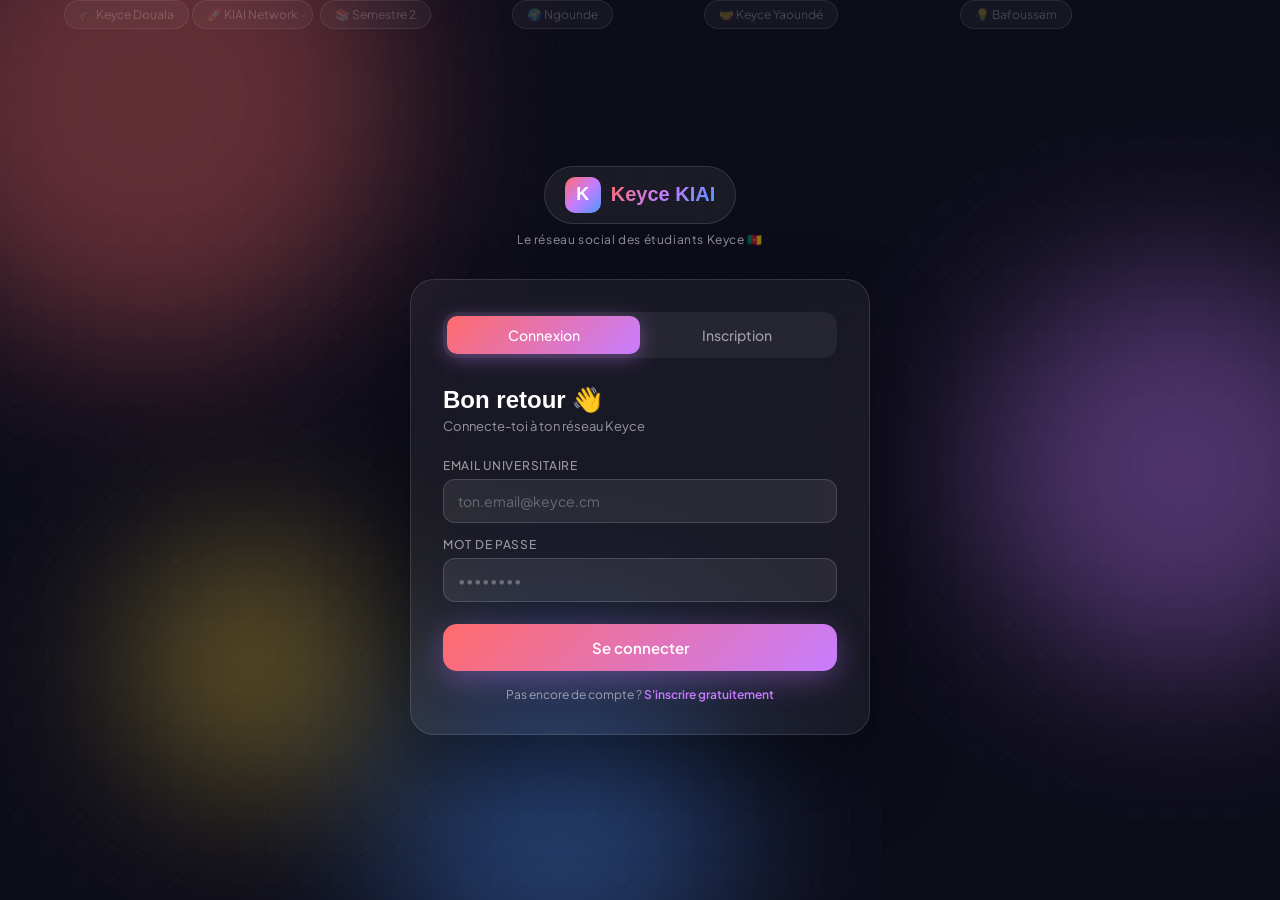
<file: Frontend/index.html>
<!DOCTYPE html>
<html lang="fr">
<head>
  <meta charset="UTF-8">
  <meta name="viewport" content="width=device-width, initial-scale=1.0">
  <title>Keyce KIAI — Connexion</title>
  <link href="https://fonts.googleapis.com/css2?family=Clash+Display:wght@400;500;600;700&family=Plus+Jakarta+Sans:wght@300;400;500;600&display=swap" rel="stylesheet">
  <style>
    *, *::before, *::after { box-sizing: border-box; margin: 0; padding: 0; }

    :root {
      --c1: #FF6B6B;
      --c2: #FFD93D;
      --c3: #6BCB77;
      --c4: #4D96FF;
      --c5: #C77DFF;
      --grad-main: linear-gradient(135deg, #FF6B6B 0%, #C77DFF 50%, #4D96FF 100%);
      --grad-btn:  linear-gradient(135deg, #FF6B6B, #C77DFF);
      --grad-btn2: linear-gradient(135deg, #4D96FF, #6BCB77);
      --dark: #0D0D1A;
      --card: rgba(255,255,255,0.06);
      --border: rgba(255,255,255,0.12);
      --text: #ffffff;
      --muted: rgba(255,255,255,0.55);
      --input-bg: rgba(255,255,255,0.08);
      --input-border: rgba(255,255,255,0.15);
      --input-focus: rgba(199,125,255,0.5);
    }

    html, body {
      height: 100%;
      background: var(--dark);
      color: var(--text);
      font-family: 'Plus Jakarta Sans', sans-serif;
      overflow: hidden;
    }

    /* ── ARRIÈRE-PLAN ANIMÉ ── */
    .bg {
      position: fixed; inset: 0; z-index: 0;
      background: var(--dark);
      overflow: hidden;
    }
    .orb {
      position: absolute;
      border-radius: 50%;
      filter: blur(80px);
      opacity: 0.35;
      animation: drift 12s ease-in-out infinite alternate;
    }
    .orb-1 { width: 500px; height: 500px; background: #FF6B6B; top: -150px; left: -100px; animation-delay: 0s; }
    .orb-2 { width: 400px; height: 400px; background: #C77DFF; top: 30%; right: -100px; animation-delay: -4s; }
    .orb-3 { width: 350px; height: 350px; background: #4D96FF; bottom: -100px; left: 30%; animation-delay: -8s; }
    .orb-4 { width: 250px; height: 250px; background: #FFD93D; top: 60%; left: 10%; animation-delay: -2s; }

    @keyframes drift {
      0%   { transform: translate(0, 0) scale(1); }
      100% { transform: translate(40px, 30px) scale(1.1); }
    }

    /* Grille de points décoratifs */
    .dots {
      position: fixed; inset: 0; z-index: 0;
      background-image: radial-gradient(rgba(255,255,255,0.08) 1px, transparent 1px);
      background-size: 32px 32px;
    }

    /* ── LAYOUT PRINCIPAL ── */
    .page {
      position: relative; z-index: 1;
      min-height: 100vh;
      display: flex;
      align-items: center;
      justify-content: center;
      padding: 2rem 1rem;
      overflow-y: auto;
    }

    .container {
      width: 100%;
      max-width: 460px;
      animation: slideUp 0.6s cubic-bezier(0.16,1,0.3,1) both;
    }

    @keyframes slideUp {
      from { opacity: 0; transform: translateY(40px); }
      to   { opacity: 1; transform: translateY(0); }
    }

    /* ── LOGO ── */
    .logo-wrap {
      text-align: center;
      margin-bottom: 2rem;
    }
    .logo-badge {
      display: inline-flex;
      align-items: center;
      gap: 10px;
      background: var(--card);
      border: 1px solid var(--border);
      border-radius: 50px;
      padding: 10px 20px;
      backdrop-filter: blur(20px);
    }
    .logo-icon {
      width: 36px; height: 36px;
      background: var(--grad-main);
      border-radius: 10px;
      display: flex; align-items: center; justify-content: center;
      font-size: 18px; font-weight: 700;
      font-family: 'Clash Display', sans-serif;
    }
    .logo-text {
      font-family: 'Clash Display', sans-serif;
      font-size: 20px; font-weight: 700;
      background: var(--grad-main);
      -webkit-background-clip: text;
      -webkit-text-fill-color: transparent;
      background-clip: text;
    }
    .logo-sub {
      font-size: 12px;
      color: var(--muted);
      margin-top: 8px;
      letter-spacing: 0.05em;
    }

    /* ── CARD ── */
    .card {
      background: rgba(255,255,255,0.05);
      border: 1px solid var(--border);
      border-radius: 24px;
      padding: 2rem;
      backdrop-filter: blur(30px);
      box-shadow: 0 40px 80px rgba(0,0,0,0.4);
    }

    /* ── TABS LOGIN / REGISTER ── */
    .tabs {
      display: flex;
      background: rgba(255,255,255,0.06);
      border-radius: 14px;
      padding: 4px;
      margin-bottom: 1.75rem;
    }
    .tab-btn {
      flex: 1;
      padding: 10px;
      border: none;
      background: transparent;
      color: var(--muted);
      font-family: 'Plus Jakarta Sans', sans-serif;
      font-size: 14px; font-weight: 500;
      border-radius: 10px;
      cursor: pointer;
      transition: all 0.3s;
    }
    .tab-btn.active {
      background: var(--grad-btn);
      color: #fff;
      box-shadow: 0 4px 20px rgba(199,125,255,0.4);
    }

    /* ── FORMULAIRES ── */
    .form { display: none; }
    .form.active { display: block; animation: fadeIn 0.3s ease; }

    @keyframes fadeIn {
      from { opacity: 0; transform: translateX(10px); }
      to   { opacity: 1; transform: translateX(0); }
    }

    .form-title {
      font-family: 'Clash Display', sans-serif;
      font-size: 24px; font-weight: 600;
      margin-bottom: 4px;
    }
    .form-sub {
      font-size: 13px;
      color: var(--muted);
      margin-bottom: 1.5rem;
    }

    .row-2 { display: grid; grid-template-columns: 1fr 1fr; gap: 12px; }

    .field { margin-bottom: 14px; }
    .field label {
      display: block;
      font-size: 12px; font-weight: 500;
      color: var(--muted);
      margin-bottom: 6px;
      text-transform: uppercase;
      letter-spacing: 0.06em;
    }
    .field input,
    .field select {
      width: 100%;
      background: var(--input-bg);
      border: 1px solid var(--input-border);
      border-radius: 12px;
      padding: 12px 14px;
      color: #fff;
      font-family: 'Plus Jakarta Sans', sans-serif;
      font-size: 14px;
      outline: none;
      transition: border-color 0.2s, box-shadow 0.2s;
      appearance: none;
      -webkit-appearance: none;
    }
    .field input::placeholder { color: rgba(255,255,255,0.3); }
    .field input:focus,
    .field select:focus {
      border-color: rgba(199,125,255,0.6);
      box-shadow: 0 0 0 3px rgba(199,125,255,0.15);
    }
    .field select option { background: #1a1a2e; color: #fff; }

    /* ── BOUTON PRINCIPAL ── */
    .btn-main {
      width: 100%;
      padding: 14px;
      border: none;
      border-radius: 14px;
      background: var(--grad-btn);
      color: #fff;
      font-family: 'Plus Jakarta Sans', sans-serif;
      font-size: 15px; font-weight: 600;
      cursor: pointer;
      margin-top: 8px;
      transition: transform 0.15s, box-shadow 0.15s, opacity 0.15s;
      box-shadow: 0 8px 30px rgba(199,125,255,0.35);
      position: relative;
      overflow: hidden;
    }
    .btn-main::after {
      content: '';
      position: absolute; inset: 0;
      background: rgba(255,255,255,0);
      transition: background 0.2s;
    }
    .btn-main:hover { transform: translateY(-2px); box-shadow: 0 12px 40px rgba(199,125,255,0.5); }
    .btn-main:hover::after { background: rgba(255,255,255,0.08); }
    .btn-main:active { transform: translateY(0) scale(0.98); }
    .btn-main:disabled { opacity: 0.6; cursor: not-allowed; transform: none; }

    .btn-register {
      background: var(--grad-btn2);
      box-shadow: 0 8px 30px rgba(77,150,255,0.35);
    }
    .btn-register:hover { box-shadow: 0 12px 40px rgba(77,150,255,0.5); }

    /* ── SPINNER ── */
    .spinner {
      display: none;
      width: 18px; height: 18px;
      border: 2px solid rgba(255,255,255,0.4);
      border-top-color: #fff;
      border-radius: 50%;
      animation: spin 0.7s linear infinite;
      margin: 0 auto;
    }
    @keyframes spin { to { transform: rotate(360deg); } }

    /* ── MESSAGES ── */
    .msg {
      display: none;
      padding: 12px 14px;
      border-radius: 12px;
      font-size: 13px;
      margin-bottom: 14px;
      font-weight: 500;
    }
    .msg.error   { background: rgba(255,107,107,0.15); border: 1px solid rgba(255,107,107,0.3); color: #FF6B6B; }
    .msg.success { background: rgba(107,203,119,0.15); border: 1px solid rgba(107,203,119,0.3); color: #6BCB77; }

    /* ── CAMPUS PILLS ── */
    .campus-pills {
      display: grid;
      grid-template-columns: repeat(2, 1fr);
      gap: 8px;
      margin-bottom: 14px;
    }
    .campus-pill {
      padding: 10px 8px;
      border: 1px solid var(--input-border);
      border-radius: 12px;
      background: var(--input-bg);
      color: var(--muted);
      font-size: 13px; font-weight: 500;
      text-align: center;
      cursor: pointer;
      transition: all 0.2s;
    }
    .campus-pill:hover { border-color: rgba(199,125,255,0.4); color: #fff; }
    .campus-pill.selected {
      border-color: #C77DFF;
      background: rgba(199,125,255,0.15);
      color: #fff;
      box-shadow: 0 0 0 2px rgba(199,125,255,0.2);
    }
    .campus-pill .emoji { display: block; font-size: 18px; margin-bottom: 3px; }
    .field-label-campus {
      font-size: 12px; font-weight: 500;
      color: var(--muted);
      margin-bottom: 8px;
      text-transform: uppercase;
      letter-spacing: 0.06em;
    }
    #ville_id_hidden { display: none; }

    /* ── DIVIDER ── */
    .divider {
      display: flex; align-items: center; gap: 12px;
      margin: 1.25rem 0;
      color: var(--muted); font-size: 12px;
    }
    .divider::before, .divider::after {
      content: ''; flex: 1;
      height: 1px; background: var(--border);
    }

    /* ── FOOTER ── */
    .footer-txt {
      text-align: center;
      font-size: 12px;
      color: var(--muted);
      margin-top: 1.25rem;
    }
    .footer-txt span {
      color: #C77DFF; cursor: pointer; font-weight: 600;
    }
    .footer-txt span:hover { text-decoration: underline; }

    /* ── FLOATING TAGS décoratifs ── */
    .float-tags {
      position: fixed; inset: 0; z-index: 0;
      pointer-events: none; overflow: hidden;
    }
    .ftag {
      position: absolute;
      background: rgba(255,255,255,0.04);
      border: 1px solid rgba(255,255,255,0.08);
      border-radius: 50px;
      padding: 6px 14px;
      font-size: 12px;
      color: rgba(255,255,255,0.2);
      white-space: nowrap;
      animation: floatTag 20s linear infinite;
    }
    @keyframes floatTag {
      0%   { transform: translateY(0) translateX(0); opacity: 0; }
      10%  { opacity: 1; }
      90%  { opacity: 1; }
      100% { transform: translateY(-120vh) translateX(20px); opacity: 0; }
    }
  </style>
</head>
<body>

<!-- Arrière-plan -->
<div class="bg">
  <div class="orb orb-1"></div>
  <div class="orb orb-2"></div>
  <div class="orb orb-3"></div>
  <div class="orb orb-4"></div>
</div>
<div class="dots"></div>

<!-- Tags flottants décoratifs -->
<div class="float-tags">
  <div class="ftag" style="left:5%;  animation-delay:0s;  animation-duration:18s;">🎓 Keyce Douala</div>
  <div class="ftag" style="left:25%; animation-delay:4s;  animation-duration:22s;">📚 Semestre 2</div>
  <div class="ftag" style="left:55%; animation-delay:8s;  animation-duration:16s;">🤝 Keyce Yaoundé</div>
  <div class="ftag" style="left:75%; animation-delay:2s;  animation-duration:24s;">💡 Bafoussam</div>
  <div class="ftag" style="left:40%; animation-delay:12s; animation-duration:20s;">🌍 Ngounde</div>
  <div class="ftag" style="left:15%; animation-delay:7s;  animation-duration:19s;">🚀 KIAI Network</div>
</div>

<!-- Contenu principal -->
<div class="page">
  <div class="container">

    <!-- Logo -->
    <div class="logo-wrap">
      <div class="logo-badge">
        <div class="logo-icon">K</div>
        <span class="logo-text">Keyce KIAI</span>
      </div>
      <p class="logo-sub">Le réseau social des étudiants Keyce 🇨🇲</p>
    </div>

    <!-- Card -->
    <div class="card">

      <!-- Tabs -->
      <div class="tabs">
        <button class="tab-btn active" onclick="switchTab('login')">Connexion</button>
        <button class="tab-btn" onclick="switchTab('register')">Inscription</button>
      </div>

      <!-- ── FORMULAIRE CONNEXION ── -->
      <div id="form-login" class="form active">
        <h2 class="form-title">Bon retour 👋</h2>
        <p class="form-sub">Connecte-toi à ton réseau Keyce</p>

        <div id="msg-login" class="msg"></div>

        <div class="field">
          <label>Email universitaire</label>
          <input type="email" id="login-email" placeholder="ton.email@keyce.cm" autocomplete="email">
        </div>
        <div class="field">
          <label>Mot de passe</label>
          <input type="password" id="login-password" placeholder="••••••••" autocomplete="current-password">
        </div>

        <button class="btn-main" id="btn-login" onclick="doLogin()">
          <span id="btn-login-txt">Se connecter</span>
          <div class="spinner" id="spinner-login"></div>
        </button>

        <p class="footer-txt" style="margin-top:1rem;">
          Pas encore de compte ? <span onclick="switchTab('register')">S'inscrire gratuitement</span>
        </p>
      </div>

      <!-- ── FORMULAIRE INSCRIPTION ── -->
      <div id="form-register" class="form">
        <h2 class="form-title">Rejoins KIAI 🚀</h2>
        <p class="form-sub">Crée ton profil étudiant Keyce</p>

        <div id="msg-register" class="msg"></div>

        <div class="row-2">
          <div class="field">
            <label>Prénom</label>
            <input type="text" id="reg-prenom" placeholder="Jean">
          </div>
          <div class="field">
            <label>Nom</label>
            <input type="text" id="reg-nom" placeholder="Dupont">
          </div>
        </div>

        <div class="field">
          <label>Email</label>
          <input type="email" id="reg-email" placeholder="jean.dupont@keyce.cm">
        </div>

        <div class="field">
          <label>Filière</label>
          <input type="text" id="reg-filiere" placeholder="Ex: Informatique, Gestion, Marketing...">
        </div>

        <div class="row-2">
          <div class="field">
            <label>Niveau</label>
            <select id="reg-niveau">
              <option value="L1">Licence 1</option>
              <option value="L2">Licence 2</option>
              <option value="L3">Licence 3</option>
              <option value="M1">Master 1</option>
              <option value="M2">Master 2</option>
              <option value="BTS1">BTS 1</option>
              <option value="BTS2">BTS 2</option>
            </select>
          </div>
          <div class="field">
            <label>Mot de passe</label>
            <input type="password" id="reg-password" placeholder="Min. 6 caractères">
          </div>
        </div>

        <!-- Campus pills -->
        <p class="field-label-campus">Campus Keyce</p>
        <div class="campus-pills">
          <div class="campus-pill" onclick="selectCampus(this, 1)">
            <span class="emoji">🏙️</span>Douala
          </div>
          <div class="campus-pill" onclick="selectCampus(this, 2)">
            <span class="emoji">🌆</span>Yaoundé
          </div>
          <div class="campus-pill" onclick="selectCampus(this, 3)">
            <span class="emoji">🏔️</span>Bafoussam
          </div>
          <div class="campus-pill" onclick="selectCampus(this, 4)">
            <span class="emoji">🌿</span>Ngounde
          </div>
        </div>
        <input type="hidden" id="reg-ville-id" value="">

        <button class="btn-main btn-register" id="btn-register" onclick="doRegister()">
          <span id="btn-register-txt">Créer mon compte</span>
          <div class="spinner" id="spinner-register"></div>
        </button>

        <p class="footer-txt">
          Déjà inscrit ? <span onclick="switchTab('login')">Se connecter</span>
        </p>
      </div>

    </div><!-- /card -->
  </div><!-- /container -->
</div><!-- /page -->

<script>
  // ── SWITCH TABS ──
  function switchTab(tab) {
    document.querySelectorAll('.tab-btn').forEach((b,i) => {
      b.classList.toggle('active', (i===0 && tab==='login') || (i===1 && tab==='register'));
    });
    document.getElementById('form-login').classList.toggle('active', tab==='login');
    document.getElementById('form-register').classList.toggle('active', tab==='register');
  }

  // ── CAMPUS SELECTION ──
  function selectCampus(el, id) {
    document.querySelectorAll('.campus-pill').forEach(p => p.classList.remove('selected'));
    el.classList.add('selected');
    document.getElementById('reg-ville-id').value = id;
  }

  // ── AFFICHER MESSAGE ──
  function showMsg(id, type, text) {
    const el = document.getElementById(id);
    el.className = 'msg ' + type;
    el.textContent = text;
    el.style.display = 'block';
    setTimeout(() => { el.style.display = 'none'; }, 5000);
  }

  // ── LOADING STATE ──
  function setLoading(btnId, spinnerId, txtId, loading) {
    const btn = document.getElementById(btnId);
    const sp  = document.getElementById(spinnerId);
    const txt = document.getElementById(txtId);
    btn.disabled = loading;
    sp.style.display  = loading ? 'block' : 'none';
    txt.style.display = loading ? 'none'  : 'block';
  }

  // ── CONNEXION ──
  async function doLogin() {
    const email    = document.getElementById('login-email').value.trim();
    const password = document.getElementById('login-password').value;

    if (!email || !password) {
      showMsg('msg-login', 'error', 'Remplis tous les champs.');
      return;
    }

    setLoading('btn-login', 'spinner-login', 'btn-login-txt', true);

    try {
      const res = await fetch('../backend/auth/login.php', {
        method: 'POST',
        headers: { 'Content-Type': 'application/json' },
        body: JSON.stringify({ email, mot_de_passe: password })
      });
      const data = await res.json();

      if (data.success) {
        showMsg('msg-login', 'success', '✅ ' + data.message);
        setTimeout(() => { window.location.href = 'dashboard.html'; }, 1000);
      } else {
        showMsg('msg-login', 'error', '❌ ' + data.message);
      }
    } catch (e) {
      showMsg('msg-login', 'error', '⚠️ Erreur réseau. Vérifie ta connexion.');
    } finally {
      setLoading('btn-login', 'spinner-login', 'btn-login-txt', false);
    }
  }

  // ── INSCRIPTION ──
  async function doRegister() {
    const prenom   = document.getElementById('reg-prenom').value.trim();
    const nom      = document.getElementById('reg-nom').value.trim();
    const email    = document.getElementById('reg-email').value.trim();
    const filiere  = document.getElementById('reg-filiere').value.trim();
    const niveau   = document.getElementById('reg-niveau').value;
    const password = document.getElementById('reg-password').value;
    const ville_id = document.getElementById('reg-ville-id').value;

    if (!prenom || !nom || !email || !password || !ville_id) {
      showMsg('msg-register', 'error', 'Remplis tous les champs et sélectionne ton campus.');
      return;
    }
    if (password.length < 6) {
      showMsg('msg-register', 'error', 'Le mot de passe doit faire au moins 6 caractères.');
      return;
    }

    setLoading('btn-register', 'spinner-register', 'btn-register-txt', true);

    try {
      const res = await fetch('../backend/auth/register.php', {
        method: 'POST',
        headers: { 'Content-Type': 'application/json' },
        body: JSON.stringify({
          nom, prenom, email,
          mot_de_passe: password,
          ville_id: parseInt(ville_id),
          filiere, niveau
        })
      });
      const data = await res.json();

      if (data.success) {
        showMsg('msg-register', 'success', '🎉 ' + data.message);
        setTimeout(() => switchTab('login'), 2000);
      } else {
        const errs = data.errors ? Object.values(data.errors).join(' — ') : data.message;
        showMsg('msg-register', 'error', '❌ ' + errs);
      }
    } catch (e) {
      showMsg('msg-register', 'error', '⚠️ Erreur réseau. Vérifie ta connexion.');
    } finally {
      setLoading('btn-register', 'spinner-register', 'btn-register-txt', false);
    }
  }

  // ── ENTER KEY ──
  document.addEventListener('keydown', e => {
    if (e.key === 'Enter') {
      if (document.getElementById('form-login').classList.contains('active')) doLogin();
      else doRegister();
    }
  });
</script>
</body>
</html>
</file>
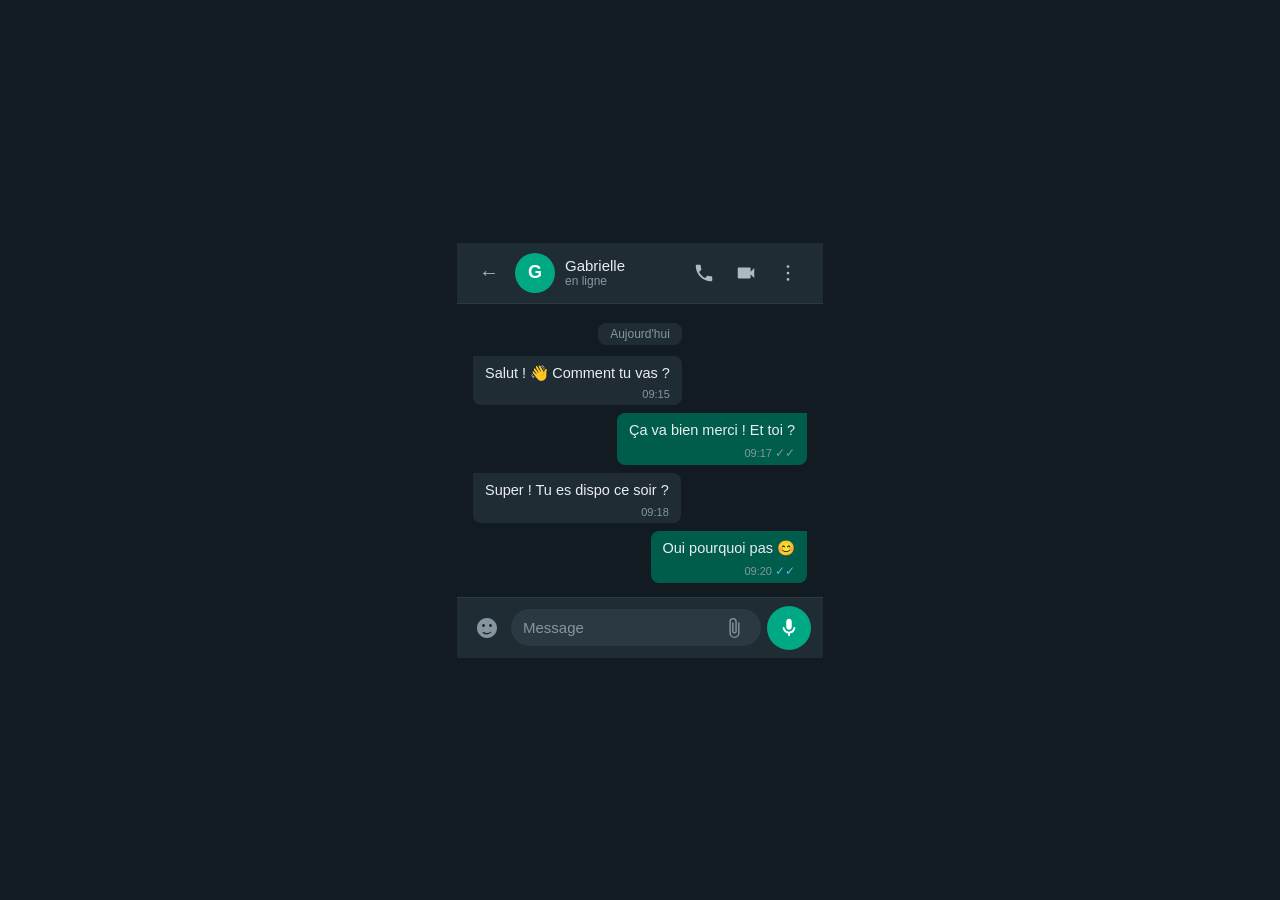
<file: Interface_Users.html>
<!DOCTYPE html>
<html lang="fr">
<head>
    <meta charset="UTF-8">
    <meta name="viewport" content="width=device-width, initial-scale=1.0">
    <title>WhatsApp Chat</title>
    <link rel="stylesheet" href="style.css">
</head>
<body>

<div class="chat-
container">

    <div class="chat-header">
        <div class="header-left">
            <button class="btn-back" id="btnBack">&#8592;</button>
            <div class="contact-avatar">G</div>
            <div class="contact-info">
                <span class="contact-name">Gabrielle</span>
                <span class="contact-status">en ligne</span>
            </div>
        </div>
        <div class="header-right">
            <button class="btn-icon" id="btnVoice" title="Appel vocal">
                <svg viewBox="0 0 24 24" width="22" height="22" fill="currentColor">
                    <path d="M6.6 10.8c1.4 2.8 3.8 5.1 6.6 6.6l2.2-2.2c.3-.3.7-.4 1-.2 1.1.4 2.3.6 3.6.6.6 0 1 .4 1 1V20c0 .6-.4 1-1 1-9.4 0-17-7.6-17-17 0-.6.4-1 1-1h3.5c.6 0 1 .4 1 1 0 1.3.2 2.5.6 3.6.1.3 0 .7-.2 1L6.6 10.8z"/>
                </svg>
            </button>
            <button class="btn-icon" id="btnVideo" title="Appel vidéo">
                <svg viewBox="0 0 24 24" width="22" height="22" fill="currentColor">
                    <path d="M17 10.5V7c0-.55-.45-1-1-1H4c-.55 0-1 .45-1 1v10c0 .55.45 1 1 1h12c.55 0 1-.45 1-1v-3.5l4 4v-11l-4 4z"/>
                </svg>
            </button>
            <button class="btn-icon" id="btnMenu" title="Plus d'options">
                <svg viewBox="0 0 24 24" width="22" height="22" fill="currentColor">
                    <circle cx="12" cy="5" r="1.5"/><circle cx="12" cy="12" r="1.5"/><circle cx="12" cy="19" r="1.5"/>
                </svg>
            </button>
        </div>
    </div>

    <div class="chat-body" id="chatBody">
        <div class="date-separator"><span>Aujourd'hui</span></div>

        <div class="message received">
            <div class="bubble">
                <p>Salut ! 👋 Comment tu vas ?</p>
                <span class="time">09:15</span>
            </div>
        </div>

        <div class="message sent">
            <div class="bubble">
                <p>Ça va bien merci ! Et toi ?</p>
                <span class="time">09:17 <span class="ticks">✓✓</span></span>
            </div>
        </div>

        <div class="message received">
            <div class="bubble">
                <p>Super ! Tu es dispo ce soir ?</p>
                <span class="time">09:18</span>
            </div>
        </div>

        <div class="message sent">
            <div class="bubble">
                <p>Oui pourquoi pas 😊</p>
                <span class="time">09:20 <span class="ticks read">✓✓</span></span>
            </div>
        </div>
    </div>

    <div class="chat-footer">
        <div class="footer-left">
            <button class="btn-emoji" id="btnEmoji" title="Emoji">
                <svg viewBox="0 0 24 24" width="24" height="24" fill="currentColor">
                    <path d="M11.99 2C6.47 2 2 6.48 2 12s4.47 10 9.99 10C17.52 22 22 17.52 22 12S17.52 2 11.99 2zm4.24 14.23A7.042 7.042 0 0112 18.5a6.96 6.96 0 01-4.23-1.27.75.75 0 01.9-1.19A5.47 5.47 0 0012 17a5.45 5.45 0 003.33-1.1c.35-.26.84-.19 1.09.16.26.35.19.84-.19 1.13zM15.5 11c-.83 0-1.5-.67-1.5-1.5S14.67 8 15.5 8s1.5.67 1.5 1.5S16.33 11 15.5 11zm-7 0c-.83 0-1.5-.67-1.5-1.5S7.67 8 8.5 8s1.5.67 1.5 1.5S9.33 11 8.5 11z"/>
                </svg>
            </button>
        </div>
        <div class="input-wrapper">
            <input type="text" id="msgInput" placeholder="Message" autocomplete="off"/>
            <button class="btn-attach" id="btnAttach" title="Joindre">
                <svg viewBox="0 0 24 24" width="22" height="22" fill="currentColor">
                    <path d="M16.5 6v11.5a4 4 0 01-8 0V5a2.5 2.5 0 015 0v10.5a1 1 0 01-2 0V6H10v9.5a2.5 2.5 0 005 0V5a4 4 0 00-8 0v12.5a5.5 5.5 0 0011 0V6h-1.5z"/>
                </svg>
            </button>
        </div>
        <button class="btn-send" id="btnSend" title="Envoyer">
            <svg viewBox="0 0 24 24" width="22" height="22" fill="currentColor">
                <path d="M2.01 21L23 12 2.01 3 2 10l15 2-15 2z"/>
            </svg>
        </button>
        <button class="btn-mic" id="btnMic" title="Message vocal">
            <svg viewBox="0 0 24 24" width="22" height="22" fill="currentColor">
                <path d="M12 14c1.66 0 3-1.34 3-3V5c0-1.66-1.34-3-3-3S9 3.34 9 5v6c0 1.66 1.34 3 3 3zm5.91-3c-.49 0-.9.36-.98.85C16.52 14.2 14.47 16 12 16s-4.52-1.8-4.93-4.15c-.08-.49-.49-.85-.98-.85-.61 0-1.09.54-1 1.14.49 3 2.89 5.35 5.91 5.78V20c0 .55.45 1 1 1s1-.45 1-1v-2.08a6.994 6.994 0 005.91-5.78c.1-.6-.39-1.14-1-1.14z"/>
            </svg>
        </button>
    </div>

</div>

<div class="call-overlay" id="callOverlay">
    <div class="call-box">
        <div class="call-avatar">G</div>
        <p class="call-name">Gabrielle</p>
        <p class="call-status" id="callStatus">Appel en cours...</p>
        <div class="call-actions">
            <button class="btn-mute" id="btnMute" title="Muet">
                <svg viewBox="0 0 24 24" width="24" height="24" fill="currentColor">
                    <path d="M19 11h-1.7c0 .74-.16 1.43-.43 2.05l1.23 1.23c.56-.98.9-2.09.9-3.28zm-4.02.17c0-.06.02-.11.02-.17V5c0-1.66-1.34-3-3-3S9 3.34 9 5v.18l5.98 5.99zM4.27 3L3 4.27l6.01 6.01V11c0 1.66 1.34 3 3 3 .23 0 .44-.03.65-.08l1.66 1.66c-.71.33-1.5.52-2.31.52-2.76 0-5.3-2.1-5.3-5.1H5c0 3.41 2.72 6.23 6 6.72V21h2v-3.28c.91-.13 1.77-.45 2.54-.9L19.73 21 21 19.73 4.27 3z"/>
                </svg>
            </button>
            <button class="btn-end-call" id="btnEndCall">
                <svg viewBox="0 0 24 24" width="28" height="28" fill="white">
                    <path d="M20.01 15.38c-1.23 0-2.42-.2-3.53-.56a.977.977 0 00-1.01.24l-1.57 1.97c-2.83-1.35-5.48-3.9-6.89-6.83l1.95-1.66c.27-.28.35-.67.24-1.02-.37-1.12-.56-2.3-.56-3.53 0-.54-.45-.99-.99-.99H4.19C3.65 3 3 3.24 3 3.99 3 13.28 10.73 21 20.01 21c.71 0 .99-.63.99-1.18v-3.45c0-.54-.45-.99-.99-.99z"/>
                </svg>
            </button>
            <button class="btn-speaker" id="btnSpeaker" title="Haut-parleur">
                <svg viewBox="0 0 24 24" width="24" height="24" fill="currentColor">
                    <path d="M3 9v6h4l5 5V4L7 9H3zm13.5 3c0-1.77-1.02-3.29-2.5-4.03v8.05c1.48-.73 2.5-2.25 2.5-4.02zM14 3.23v2.06c2.89.86 5 3.54 5 6.71s-2.11 5.85-5 6.71v2.06c4.01-.91 7-4.49 7-8.77 0-4.28-2.99-7.86-7-8.77z"/>
                </svg>
            </button>
        </div>
    </div>
</div>

<div class="video-overlay" id="videoOverlay">
    <div class="video-remote" id="videoRemote">
        <div class="video-placeholder">
            <div class="video-avatar">G</div>
            <p>Gabrielle</p>
        </div>
    </div>
    <div class="video-self" id="videoSelf">
        <div class="video-self-placeholder">Vous</div>
    </div>
    <div class="video-controls">
        <button class="btn-cam" id="btnCam" title="Caméra">
            <svg viewBox="0 0 24 24" width="24" height="24" fill="currentColor">
                <path d="M17 10.5V7c0-.55-.45-1-1-1H4c-.55 0-1 .45-1 1v10c0 .55.45 1 1 1h12c.55 0 1-.45 1-1v-3.5l4 4v-11l-4 4z"/>
            </svg>
        </button>
        <button class="btn-end-video" id="btnEndVideo">
            <svg viewBox="0 0 24 24" width="28" height="28" fill="white">
                <path d="M20.01 15.38c-1.23 0-2.42-.2-3.53-.56a.977.977 0 00-1.01.24l-1.57 1.97c-2.83-1.35-5.48-3.9-6.89-6.83l1.95-1.66c.27-.28.35-.67.24-1.02-.37-1.12-.56-2.3-.56-3.53 0-.54-.45-.99-.99-.99H4.19C3.65 3 3 3.24 3 3.99 3 13.28 10.73 21 20.01 21c.71 0 .99-.63.99-1.18v-3.45c0-.54-.45-.99-.99-.99z"/>
            </svg>
        </button>
        <button class="btn-flip" id="btnFlip" title="Retourner caméra">
            <svg viewBox="0 0 24 24" width="24" height="24" fill="currentColor">
                <path d="M9 12c0 1.65 1.35 3 3 3s3-1.35 3-3-1.35-3-3-3-3 1.35-3 3zm12-7h-3.17L16 3H8L6.17 5H3C1.9 5 1 5.9 1 7v12c0 1.1.9 2 2 2h18c1.1 0 2-.9 2-2V7c0-1.1-.9-2-2-2zm-6 13.5V16h-6v2.5L5.5 15 9 11.5V14h6v-2.5l3.5 3.5-3.5 3.5z"/>
            </svg>
        </button>
    </div>
</div>

<script src="script.js"></script>
</body>
</html>
</file>
<file: style.css>
* {
    margin: 0;
    padding: 0;
    box-sizing: border-box;
}

body {
    font-family: 'Segoe UI', sans-serif;
    background: #111b21;
    display: flex;
    justify-content: center;
    align-items: center;
    min-height: 100vh;
}

.chat-container {
    width: 100%;
    max-width: 420px;
    height: 100vh;
    display: flex;
    flex-direction: column;
    background: #0b141a;
    position: relative;
}

.chat-header {
    background: #202c33;
    padding: 10px 16px;
    display: flex;
    align-items: center;
    justify-content: space-between;
    border-bottom: 1px solid #2a3942;
    position: sticky;
    top: 0;
    z-index: 10;
}

.header-left {
    display: flex;
    align-items: center;
    gap: 10px;
}

.btn-back {
    background: none;
    border: none;
    color: #aebac1;
    font-size: 20px;
    cursor: pointer;
    padding: 4px 6px;
    border-radius: 50%;
    transition: background 0.2s;
}

.btn-back:hover {
    background: #2a3942;
}

.contact-avatar {
    width: 40px;
    height: 40px;
    border-radius: 50%;
    background: #00a884;
    color: white;
    display: flex;
    align-items: center;
    justify-content: center;
    font-size: 18px;
    font-weight: 600;
    cursor: pointer;
}

.contact-info {
    display: flex;
    flex-direction: column;
}

.contact-name {
    color: #e9edef;
    font-size: 15px;
    font-weight: 500;
}

.contact-status {
    color: #8696a0;
    font-size: 12px;
}

.header-right {
    display: flex;
    align-items: center;
    gap: 4px;
}

.btn-icon {
    background: none;
    border: none;
    color: #aebac1;
    cursor: pointer;
    padding: 8px;
    border-radius: 50%;
    display: flex;
    align-items: center;
    justify-content: center;
    transition: background 0.2s;
}

.btn-icon:hover {
    background: #2a3942;
    color: #00a884;
}

.chat-body {
    flex: 1;
    overflow-y: auto;
    padding: 12px 16px;
    display: flex;
    flex-direction: column;
    gap: 4px;
}

.chat-body::-webkit-scrollbar {
    width: 4px;
}

.chat-body::-webkit-scrollbar-thumb {
    background: #2a3942;
    border-radius: 4px;
}

.date-separator {
    text-align: center;
    margin: 8px 0;
}

.date-separator span {
    background: #1f2c34;
    color: #8696a0;
    font-size: 12px;
    padding: 4px 12px;
    border-radius: 8px;
}

.message {
    display: flex;
    margin: 2px 0;
}

.message.sent {
    justify-content: flex-end;
}

.message.received {
    justify-content: flex-start;
}

.bubble {
    max-width: 72%;
    padding: 7px 12px 5px 12px;
    border-radius: 8px;
    position: relative;
    word-wrap: break-word;
}

.message.received .bubble {
    background: #202c33;
    border-top-left-radius: 0;
}

.message.sent .bubble {
    background: #005c4b;
    border-top-right-radius: 0;
}

.bubble p {
    color: #e9edef;
    font-size: 14.5px;
    line-height: 1.5;
    margin-bottom: 2px;
}

.time {
    font-size: 11px;
    color: #8696a0;
    float: right;
    margin-left: 8px;
    margin-top: 2px;
}

.ticks {
    font-size: 12px;
    color: #8696a0;
}

.ticks.read {
    color: #53bdeb;
}

.chat-footer {
    background: #202c33;
    padding: 8px 12px;
    display: flex;
    align-items: center;
    gap: 6px;
    border-top: 1px solid #2a3942;
}

.btn-emoji {
    background: none;
    border: none;
    color: #8696a0;
    cursor: pointer;
    padding: 6px;
    border-radius: 50%;
    display: flex;
    align-items: center;
    transition: color 0.2s;
}

.btn-emoji:hover {
    color: #00a884;
}

.input-wrapper {
    flex: 1;
    background: #2a3942;
    border-radius: 24px;
    display: flex;
    align-items: center;
    padding: 0 12px;
    gap: 6px;
}

.input-wrapper input {
    flex: 1;
    background: none;
    border: none;
    outline: none;
    color: #e9edef;
    font-size: 15px;
    padding: 10px 0;
}

.input-wrapper input::placeholder {
    color: #8696a0;
}

.btn-attach {
    background: none;
    border: none;
    color: #8696a0;
    cursor: pointer;
    display: flex;
    align-items: center;
    padding: 4px;
    transition: color 0.2s;
}

.btn-attach:hover {
    color: #00a884;
}

.btn-send,
.btn-mic {
    background: #00a884;
    border: none;
    color: white;
    cursor: pointer;
    width: 44px;
    height: 44px;
    border-radius: 50%;
    display: flex;
    align-items: center;
    justify-content: center;
    transition: background 0.2s, transform 0.15s;
    flex-shrink: 0;
}

.btn-send:hover,
.btn-mic:hover {
    background: #00c49a;
    transform: scale(1.05);
}

.btn-send {
    display: none;
}

.call-overlay,
.video-overlay {
    display: none;
    position: fixed;
    inset: 0;
    z-index: 100;
    background: #111b21;
    flex-direction: column;
    align-items: center;
    justify-content: center;
}

.call-overlay.active,
.video-overlay.active {
    display: flex;
}

.call-box {
    display: flex;
    flex-direction: column;
    align-items: center;
    gap: 16px;
}

.call-avatar {
    width: 100px;
    height: 100px;
    border-radius: 50%;
    background: #00a884;
    color: white;
    font-size: 44px;
    font-weight: 600;
    display: flex;
    align-items: center;
    justify-content: center;
    animation: pulse 2s infinite;
}

.call-name {
    color: #e9edef;
    font-size: 26px;
    font-weight: 500;
}

.call-status {
    color: #8696a0;
    font-size: 14px;
}

.call-actions {
    display: flex;
    gap: 32px;
    margin-top: 40px;
    align-items: center;
}

.btn-mute,
.btn-speaker {
    background: #2a3942;
    border: none;
    color: #e9edef;
    cursor: pointer;
    width: 56px;
    height: 56px;
    border-radius: 50%;
    display: flex;
    align-items: center;
    justify-content: center;
    transition: background 0.2s;
}

.btn-mute:hover,
.btn-speaker:hover {
    background: #3a4a52;
}

.btn-end-call,
.btn-end-video {
    background: #f02849;
    border: none;
    cursor: pointer;
    width: 68px;
    height: 68px;
    border-radius: 50%;
    display: flex;
    align-items: center;
    justify-content: center;
    transition: background 0.2s;
}

.btn-end-call:hover,
.btn-end-video:hover {
    background: #d01e37;
}

.video-overlay {
    background: #000;
}

.video-remote {
    width: 100%;
    height: 100%;
    display: flex;
    align-items: center;
    justify-content: center;
    background: #111b21;
}

.video-placeholder {
    text-align: center;
    color: white;
}

.video-avatar {
    width: 100px;
    height: 100px;
    border-radius: 50%;
    background: #00a884;
    font-size: 44px;
    font-weight: 600;
    display: flex;
    align-items: center;
    justify-content: center;
    margin: 0 auto 12px;
}

.video-placeholder p {
    font-size: 20px;
}

.video-self {
    position: absolute;
    top: 20px;
    right: 16px;
    width: 110px;
    height: 155px;
    border-radius: 12px;
    background: #2a3942;
    border: 2px solid #fff;
    display: flex;
    align-items: center;
    justify-content: center;
}

.video-self-placeholder {
    color: #8696a0;
    font-size: 13px;
}

.video-controls {
    position: absolute;
    bottom: 40px;
    display: flex;
    gap: 24px;
    align-items: center;
}

.btn-cam,
.btn-flip {
    background: rgba(255,255,255,0.15);
    border: none;
    color: white;
    cursor: pointer;
    width: 56px;
    height: 56px;
    border-radius: 50%;
    display: flex;
    align-items: center;
    justify-content: center;
    transition: background 0.2s;
}

.btn-cam:hover,
.btn-flip:hover {
    background: rgba(255,255,255,0.25);
}

@keyframes pulse {
    0%, 100% { box-shadow: 0 0 0 0 rgba(0,168,132,0.4); }
    50% { box-shadow: 0 0 0 16px rgba(0,168,132,0); }
}
</file>
